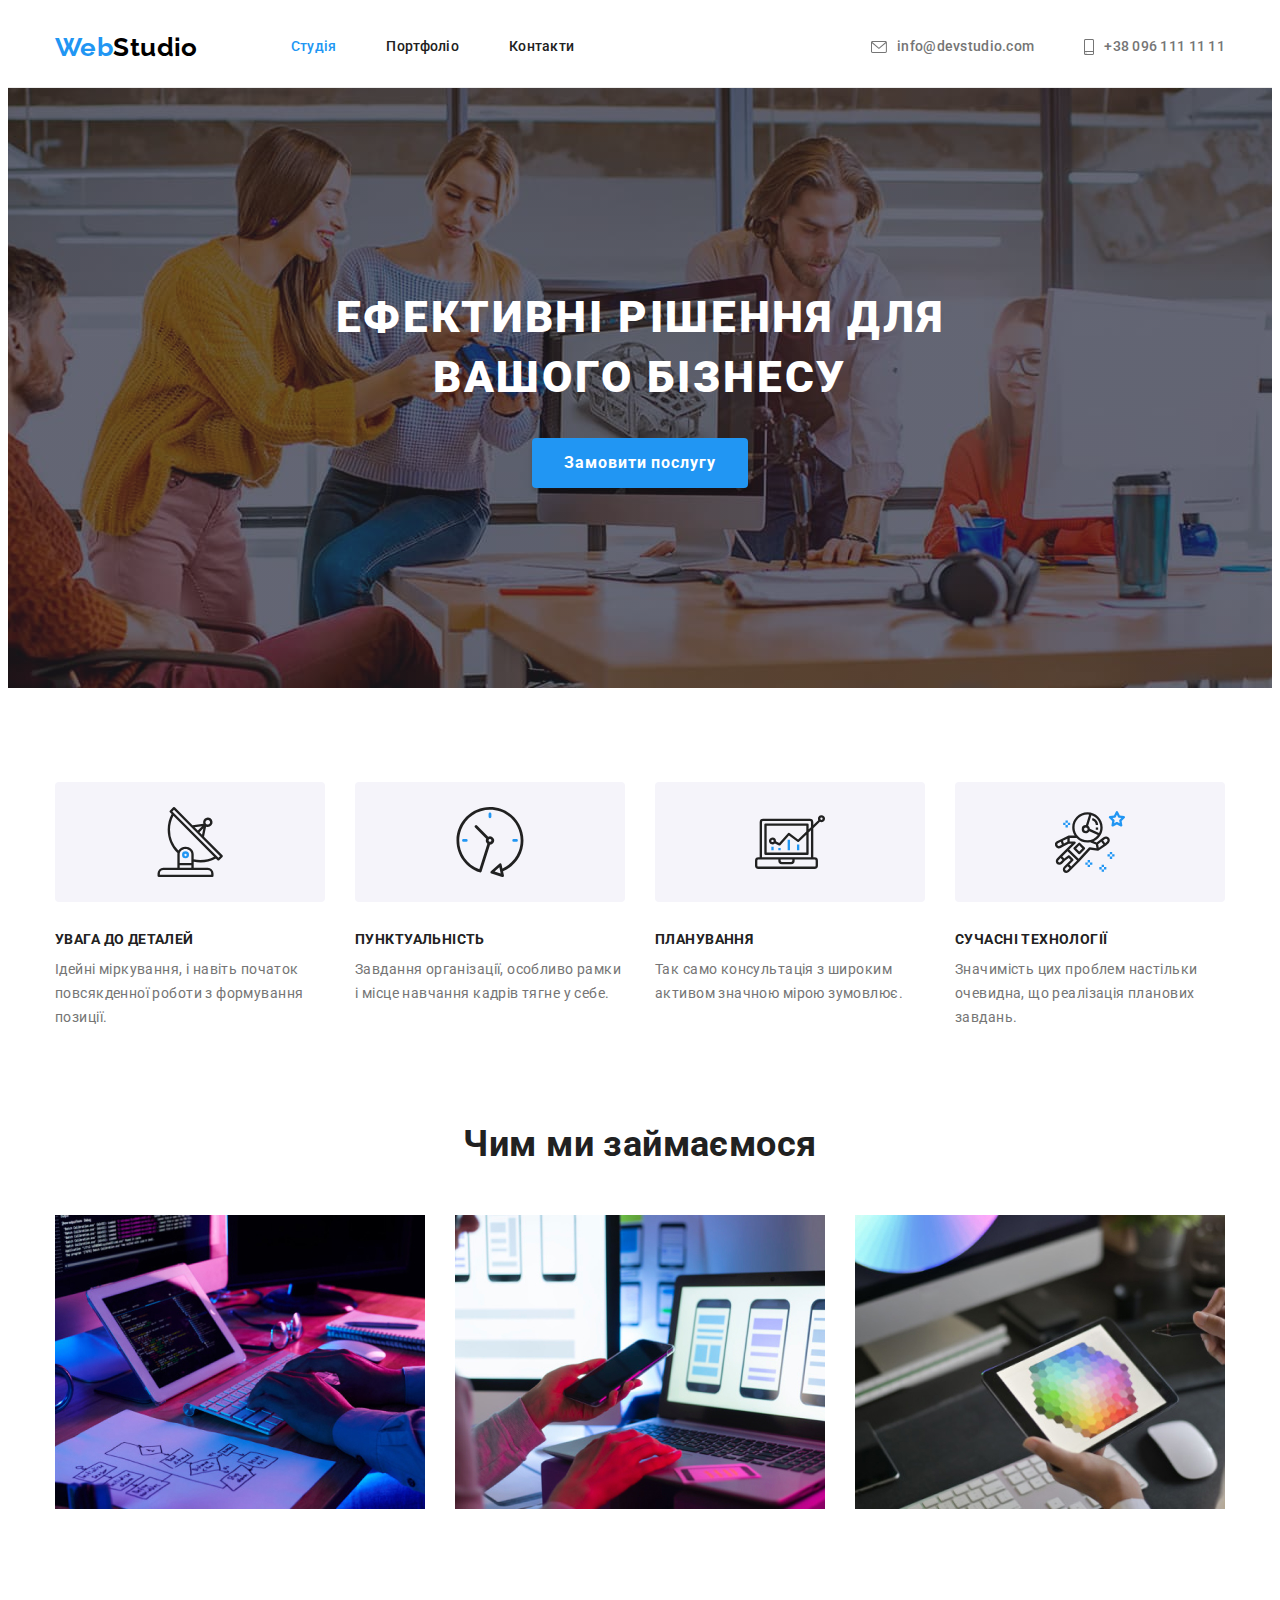
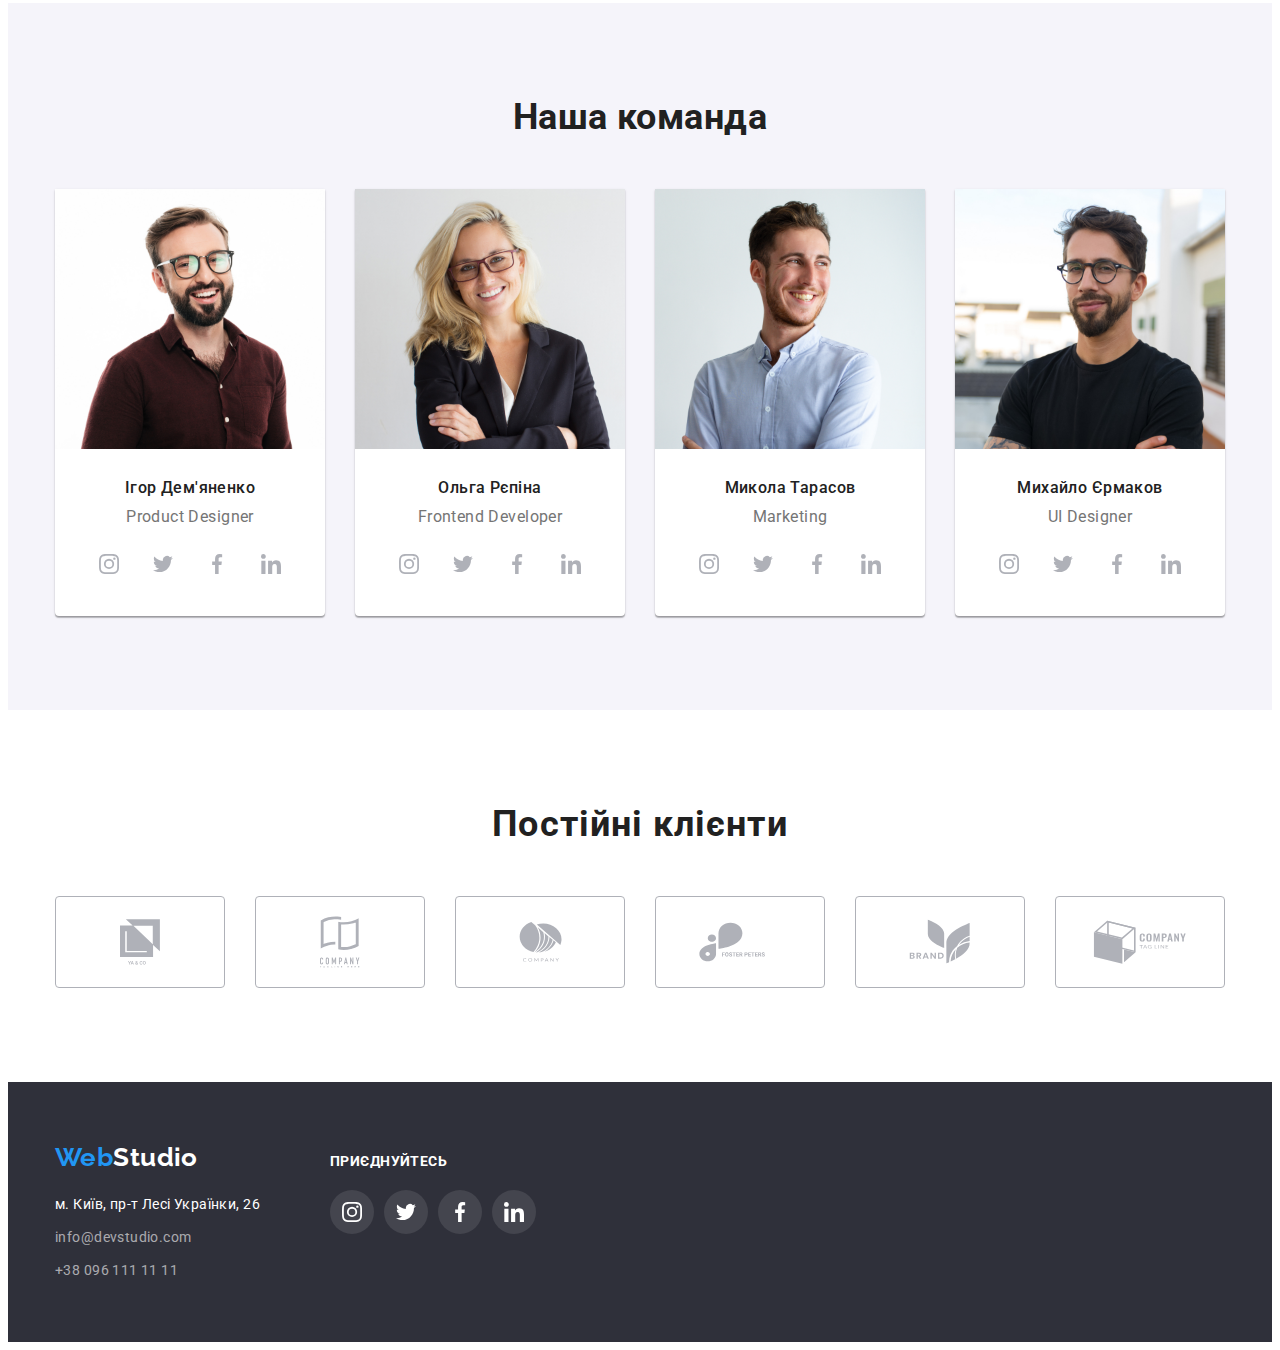
<file: index.html>
<!DOCTYPE html>
<html lang="uk">
  <head>
    <meta charset="UTF-8" />
    <meta http-equiv="X-UA-Compatible" content="IE=edge" />
    <meta name="viewport" content="width=device-width, initial-scale=1.0" />
    <title>Document</title>
    <link rel="preconnect" href="https://fonts.googleapis.com" />
    <link rel="preconnect" href="https://fonts.gstatic.com" crossorigin />
    <link rel="preconnect" href="https://fonts.googleapis.com" />
    <link rel="preconnect" href="https://fonts.gstatic.com" crossorigin />
    <link
      href="https://fonts.googleapis.com/css2?family=Raleway:wght@700&family=Roboto:wght@400;500;700;900&display=swap"
      rel="stylesheet"
    />
    <link
      rel="stylesheet"
      href="https://cdnjs.cloudflare.com/ajax/libs/modern-normalize/1.1.0/modern-normalize.min.css"
      integrity="sha512-wpPYUAdjBVSE4KJnH1VR1HeZfpl1ub8YT/NKx4PuQ5NmX2tKuGu6U/JRp5y+Y8XG2tV+wKQpNHVUX03MfMFn9Q=="
      crossorigin="anonymous"
      referrerpolicy="no-referrer"
    />
    <link rel="stylesheet" href="./css/styles.css" />
  </head>
  <body>
    <!--Хедер-->
    <header class="header">
      <div class="container page-header">
        <nav class="header-nav">
          <a class="header-logo link" href="./index.html">
            <span class="header-logo-web">Web</span>Studio</a
          >
          <ul class="header-list list">
            <li class="header-item">
              <a class="header-link link current" href="">Студія</a>
            </li>
            <li class="header-item">
              <a class="header-link link" href="./portfolio.html">Портфоліо</a>
            </li>
            <li class="header-item">
              <a class="header-link link" href="">Контакти</a>
            </li>
          </ul>
        </nav>
        <ul class="header-contact-list list">
          <li class="header-contact-item">
            <a class="header-contact-link link" href="mailto:info@devstudio.com">
              <svg class="header-contact-icon" width="16" height="12">
                <use href="./photo/symbol-defs.svg#icon-envelope"></use>
              </svg>
              info@devstudio.com</a
            >
          </li>
          <li class="header-contact-item">
            <a class="header-contact-link link" href="tel:+38096111111">
              <svg class="header-contact-icon" width="10" height="16">
                <use href="./photo/symbol-defs.svg#icon-smartphone"></use>
              </svg>
              +38 096 111 11 11</a
            >
          </li>
        </ul>
      </div>
    </header>
    <!--Основний контент-->
    <main>
      <!--Герой-->
      <section class="hero hero-bcg">
        <div class="container">
          <h1 class="hero-title">Ефективні рішення для вашого бізнесу</h1>
          <button type="button" class="hero-button">Замовити послугу</button>
        </div>
      </section>
      <!--Особлівости-->
      <section class="section">
        <div class="container">
          <h2 class="visually-hidden">Особлівості</h2>
          <ul class="features-list list">
            <li class="features-item">
              <div class="features-pic">
                <svg class="features-icon" width="70" height="70">
                  <use href="./photo/symbol-defs.svg#icon-antena"></use>
                </svg>
              </div>
              <h3 class="features-title">УВАГА ДО ДЕТАЛЕЙ</h3>
              <p class="features-text">
                Ідейні міркування, і навіть початок повсякденної роботи з формування позиції.
              </p>
            </li>
            <li class="features-item">
              <div class="features-pic">
                <svg class="features-icon" width="70" height="70">
                  <use href="./photo/symbol-defs.svg#icon-clock"></use>
                </svg>
              </div>
              <h3 class="features-title">ПУНКТУАЛЬНІСТЬ</h3>
              <p class="features-text">
                Завдання організації, особливо рамки і місце навчання кадрів тягне у себе.
              </p>
            </li>
            <li class="features-item">
              <div class="features-pic">
                <svg class="features-icon" width="70" height="70">
                  <use href="./photo/symbol-defs.svg#icon-diagram"></use>
                </svg>
              </div>
              <h3 class="features-title">ПЛАНУВАННЯ</h3>
              <p class="features-text">
                Так само консультація з широким активом значною мірою зумовлює.
              </p>
            </li>
            <li class="features-item">
              <div class="features-pic">
                <svg class="features-icon" width="70" height="70">
                  <use href="./photo/symbol-defs.svg#icon-astronaut"></use>
                </svg>
              </div>
              <h3 class="features-title">СУЧАСНІ ТЕХНОЛОГІЇ</h3>
              <p class="features-text">
                Значимість цих проблем настільки очевидна, що реалізація планових завдань.
              </p>
            </li>
          </ul>
        </div>
      </section>
      <!--Чим ми займаємось-->
      <section class="task section">
        <div class="container">
          <h2 class="section-title">Чим ми займаємося</h2>
          <ul class="task-list list">
            <li class="task-img"><img src="./photo/img.jpg" alt="програмування" width="370" /></li>
            <li class="task-img">
              <img src="./photo/img-2.jpg" alt="мобільні додатки" width="370" />
            </li>
            <li class="task-img">
              <img src="./photo/img-3.jpg" alt="палітра кольорів" width="370" />
            </li>
          </ul>
        </div>
      </section>
      <!--Команда-->
      <section class="team section">
        <div class="container">
          <h2 class="section-title">Наша команда</h2>
          <ul class="team-list list">
            <li class="team-member">
              <img class="team-photo" src="./photo/img—22.jpg" alt="дизайнер" width="270" />
              <div class="team-tt">
                <h3 class="team-name">Ігор Дем'яненко</h3>
                <p class="team-speciality">Product Designer</p>
                <ul class="team-sn-list">
                  <li class="team-sn-item">
                    <a class="team-sn-link" href="">
                      <svg class="team-sn-icon" width="20" height="20">
                        <use href="./photo/symbol-defs.svg#icon-instagram"></use></svg
                    ></a>
                  </li>
                  <li class="team-sn-item">
                    <a class="team-sn-link" href="">
                      <svg class="team-sn-icon" width="20" height="20">
                        <use href="./photo/symbol-defs.svg#icon-twitter"></use></svg
                    ></a>
                  </li>
                  <li class="team-sn-item">
                    <a class="team-sn-link" href="">
                      <svg class="team-sn-icon" width="20" height="20">
                        <use href="./photo/symbol-defs.svg#icon-facebook"></use></svg
                    ></a>
                  </li>
                  <li class="team-sn-item">
                    <a class="team-sn-link" href="">
                      <svg class="team-sn-icon" width="20" height="20">
                        <use href="./photo/symbol-defs.svg#icon-linkedin"></use></svg
                    ></a>
                  </li>
                </ul>
              </div>
            </li>
            <li class="team-member">
              <img
                class="team-photo"
                src="./photo/img-4.jpg"
                alt="фронтент розробнік"
                width="270"
              />
              <div class="team-tt">
                <h3 class="team-name">Ольга Рєпіна</h3>
                <p class="team-speciality">Frontend Developer</p>
                <ul class="team-sn-list">
                  <li class="team-sn-item">
                    <a class="team-sn-link" href="">
                      <svg class="team-sn-icon" width="20" height="20">
                        <use href="./photo/symbol-defs.svg#icon-instagram"></use></svg
                    ></a>
                  </li>
                  <li class="team-sn-item">
                    <a class="team-sn-link" href="">
                      <svg class="team-sn-icon" width="20" height="20">
                        <use href="./photo/symbol-defs.svg#icon-twitter"></use></svg
                    ></a>
                  </li>
                  <li class="team-sn-item">
                    <a class="team-sn-link" href="">
                      <svg class="team-sn-icon" width="20" height="20">
                        <use href="./photo/symbol-defs.svg#icon-facebook"></use></svg
                    ></a>
                  </li>
                  <li class="team-sn-item">
                    <a class="team-sn-link" href="">
                      <svg class="team-sn-icon" width="20" height="20">
                        <use href="./photo/symbol-defs.svg#icon-linkedin"></use></svg
                    ></a>
                  </li>
                </ul>
              </div>
            </li>
            <li class="team-member">
              <img class="team-photo" src="./photo/img-5.jpg" alt="маркетинг" width="270" />
              <div class="team-tt">
                <h3 class="team-name">Микола Тарасов</h3>
                <p class="team-speciality">Marketing</p>
                <ul class="team-sn-list">
                  <li class="team-sn-item">
                    <a class="team-sn-link" href="">
                      <svg class="team-sn-icon" width="20" height="20">
                        <use href="./photo/symbol-defs.svg#icon-instagram"></use></svg
                    ></a>
                  </li>
                  <li class="team-sn-item">
                    <a class="team-sn-link" href="">
                      <svg class="team-sn-icon" width="20" height="20">
                        <use href="./photo/symbol-defs.svg#icon-twitter"></use></svg
                    ></a>
                  </li>
                  <li class="team-sn-item">
                    <a class="team-sn-link" href="">
                      <svg class="team-sn-icon" width="20" height="20">
                        <use href="./photo/symbol-defs.svg#icon-facebook"></use></svg
                    ></a>
                  </li>
                  <li class="team-sn-item">
                    <a class="team-sn-link" href="">
                      <svg class="team-sn-icon" width="20" height="20">
                        <use href="./photo/symbol-defs.svg#icon-linkedin"></use></svg
                    ></a>
                  </li>
                </ul>
              </div>
            </li>
            <li class="team-member">
              <img class="team-photo" src="./photo/img-6.jpg" alt="ЮЛ дизайнер" width="270" />
              <div class="team-tt">
                <h3 class="team-name">Михайло Єрмаков</h3>
                <p class="team-speciality">UI Designer</p>
                <ul class="team-sn-list">
                  <li class="team-sn-item">
                    <a class="team-sn-link" href="">
                      <svg class="team-sn-icon" width="20" height="20">
                        <use href="./photo/symbol-defs.svg#icon-instagram"></use>
                      </svg>
                    </a>
                  </li>
                  <li class="team-sn-item">
                    <a class="team-sn-link" href="">
                      <svg class="team-sn-icon" width="20" height="20">
                        <use href="./photo/symbol-defs.svg#icon-twitter"></use></svg
                    ></a>
                  </li>
                  <li class="team-sn-item">
                    <a class="team-sn-link" href="">
                      <svg class="team-sn-icon" width="20" height="20">
                        <use href="./photo/symbol-defs.svg#icon-facebook"></use></svg
                    ></a>
                  </li>
                  <li class="team-sn-item">
                    <a class="team-sn-link" href="">
                      <svg class="team-sn-icon" width="20" height="20">
                        <use href="./photo/symbol-defs.svg#icon-linkedin"></use></svg
                    ></a>
                  </li>
                </ul>
              </div>
            </li>
          </ul>
        </div>
      </section>
      <section class="clients">
        <div class="container">
          <p class="clients-title">Постійні клієнти</p>
          <ul class="client-list">
            <li class="client-item">
              <a class="client-link" href=""
                ><svg class="client-icon" width="40" height="52">
                  <use href="./photo/symbol-defs.svg#icon-client-a"></use></svg
              ></a>
            </li>
            <li class="client-item">
              <a class="client-link" href=""
                ><svg class="client-icon" width="40" height="52">
                  <use href="./photo/symbol-defs.svg#icon-client-b"></use></svg
              ></a>
            </li>
            <li class="client-item">
              <a class="client-link" href=""
                ><svg class="client-icon" width="43" height="41">
                  <use href="./photo/symbol-defs.svg#icon-client-c"></use></svg
              ></a>
            </li>
            <li class="client-item">
              <a class="client-link" href=""
                ><svg class="client-icon" width="84" height="40">
                  <use href="./photo/symbol-defs.svg#icon-client-d"></use></svg
              ></a>
            </li>
            <li class="client-item">
              <a class="client-link" href=""
                ><svg class="client-icon" width="62" height="45">
                  <use href="./photo/symbol-defs.svg#icon-client-e"></use></svg
              ></a>
            </li>
            <li class="client-item">
              <a class="client-link" href=""
                ><svg class="client-icon" width="94" height="44">
                  <use href="./photo/symbol-defs.svg#icon-client-f"></use></svg
              ></a>
            </li>
          </ul>
        </div>
      </section>
    </main>
    <!--Футер-->
    <footer class="footer">
      <div class="container footer-n">
        <div class="adress">
          <a class="footer-logo link" href="./index.html">
            <span class="header-logo-web">Web</span>Studio</a
          >
          <address>
            <ul class="adress-list list">
              <li class="adress-item">
                <a
                  class="footer-adress link adress-item"
                  href="https://www.google.com/maps/place/бул.+Леси+Украинки,+26,+Киев,+02000/@50.4265807,30.5383858,17z/data=!3m1!4b1!4m5!3m4!1s0x40d4cf0e033ecbe9:0x57a4dffefec77da0!8m2!3d50.4265807!4d30.5383858"
                  >м. Київ, пр-т Лесі Українки, 26</a
                >
              </li>
              <li class="adress-item">
                <a class="footer-link link" href="mailto:info@devstudio.com">info@devstudio.com</a>
              </li>
              <li class="adress-item">
                <a class="footer-link link" href="tel:+38096111111">+38 096 111 11 11</a>
              </li>
            </ul>
          </address>
        </div>
        <div class="social">
          <h2 class="social-title">приєднуйтесь</h2>
          <ul class="social-list">
            <li class="social-item">
              <a class="social-link" href="">
                <svg class="" width="20" height="20">
                  <use href="./photo/symbol-defs.svg#icon-instagram"></use></svg
              ></a>
            </li>
            <li class="social-item">
              <a class="social-link" href="">
                <svg class="" width="20" height="20">
                  <use href="./photo/symbol-defs.svg#icon-twitter"></use></svg
              ></a>
            </li>
            <li class="social-item">
              <a class="social-link" href="">
                <svg class="" width="20" height="20">
                  <use href="./photo/symbol-defs.svg#icon-facebook"></use></svg
              ></a>
            </li>
            <li class="social-item">
              <a class="social-link" href="">
                <svg class="" width="20" height="20">
                  <use href="./photo/symbol-defs.svg#icon-linkedin"></use></svg
              ></a>
            </li>
          </ul>
        </div>
      </div>
    </footer>
  </body>
</html>
</file>
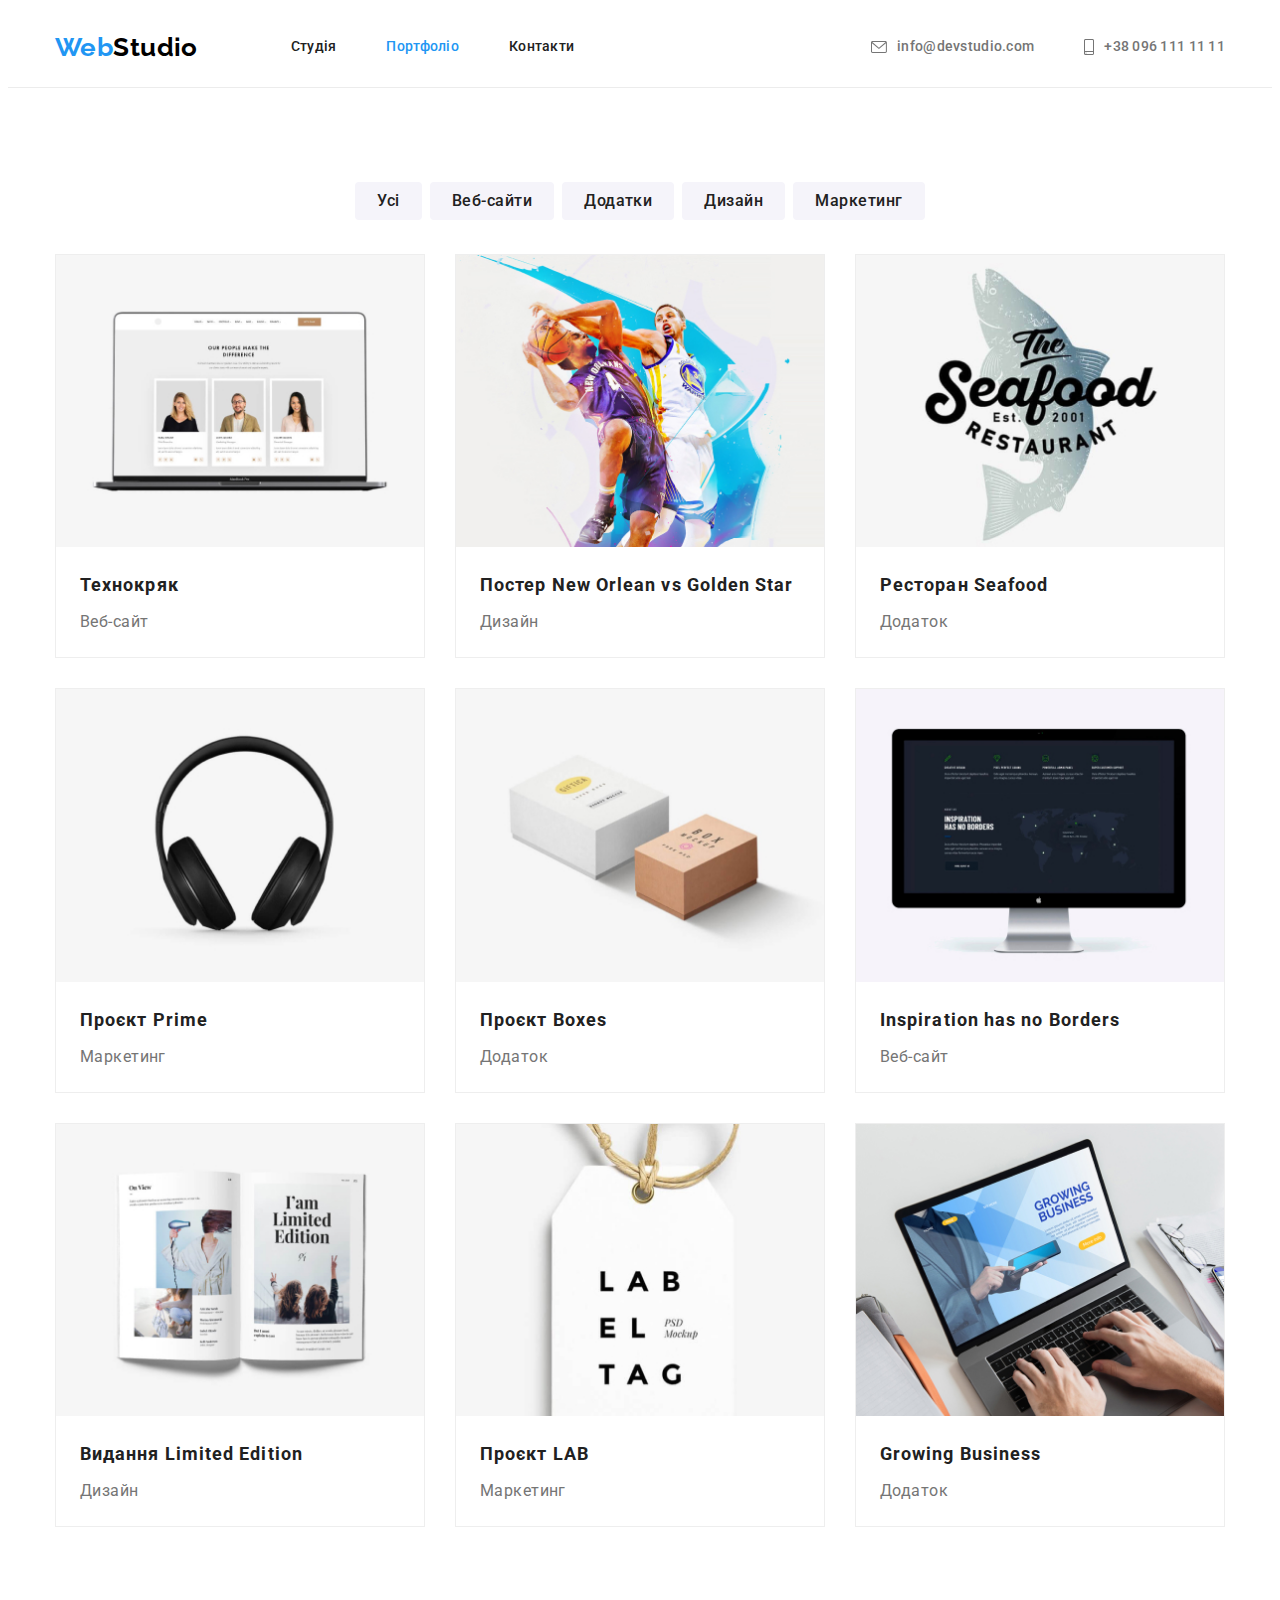
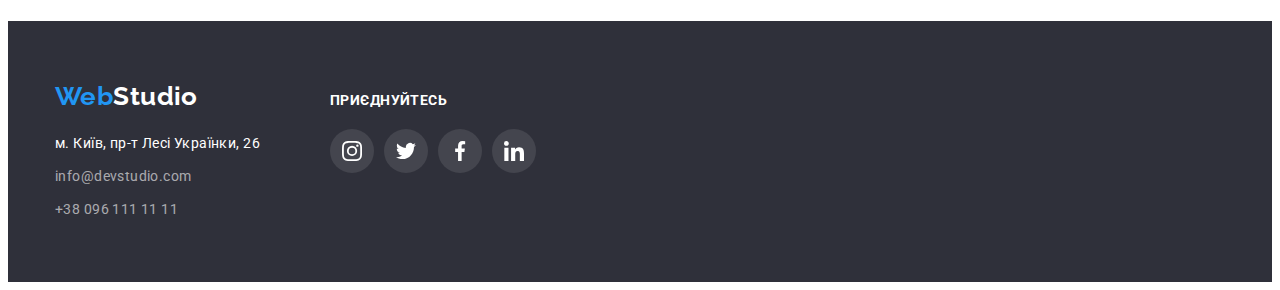
<file: portfolio.html>
<!DOCTYPE html>
<html lang="uk">
  <head>
    <meta charset="UTF-8" />
    <meta http-equiv="X-UA-Compatible" content="IE=edge" />
    <meta name="viewport" content="width=device-width, initial-scale=1.0" />
    <title>Document</title>
    <link
      href="https://fonts.googleapis.com/css2?family=Raleway:wght@700&family=Roboto:wght@400;500;700;900&display=swap"
      rel="stylesheet"
    />
    <link
      rel="stylesheet"
      href="https://cdnjs.cloudflare.com/ajax/libs/modern-normalize/1.1.0/modern-normalize.min.css"
      integrity="sha512-wpPYUAdjBVSE4KJnH1VR1HeZfpl1ub8YT/NKx4PuQ5NmX2tKuGu6U/JRp5y+Y8XG2tV+wKQpNHVUX03MfMFn9Q=="
      crossorigin="anonymous"
      referrerpolicy="no-referrer"
    />
    <link rel="stylesheet" href="./css/styles.css" />
  </head>
  <body>
    <!--Хедер-->
    <header class="header">
      <div class="container page-header">
        <nav class="header-nav">
          <a class="header-logo link" href="./index.html">
            <span class="header-logo-web">Web</span>Studio</a
          >
          <ul class="header-list list">
            <li class="header-item">
              <a class="header-link link" href="./index.html">Студія</a>
            </li>
            <li class="header-item">
              <a class="header-link link current" href="./portfolio.html">Портфоліо</a>
            </li>
            <li class="header-item">
              <a class="header-link link" href="">Контакти</a>
            </li>
          </ul>
        </nav>
        <ul class="header-contact-list list">
          <li class="header-contact-item">
            <a class="header-contact-link link" href="mailto:info@devstudio.com">
              <svg class="header-contact-icon" width="16" height="12">
                <use href="./photo/symbol-defs.svg#icon-envelope"></use>
              </svg>
              info@devstudio.com</a
            >
          </li>
          <li class="header-contact-item">
            <a class="header-contact-link link" href="tel:+38096111111">
              <svg class="header-contact-icon" width="10" height="16">
                <use href="./photo/symbol-defs.svg#icon-smartphone"></use>
              </svg>
              +38 096 111 11 11</a
            >
          </li>
        </ul>
      </div>
    </header>
    <!--Основний контент-->
    <main class="section">
      <div class="container">
        <h1 class="visually-hidden">Портфоліо</h1>
        <!--Фільтер-->
        <ul class="list button-list">
          <li class="port-btn-item"><button class="port-btn" type="button">Усі</button></li>
          <li class="port-btn-item"><button class="port-btn" type="button">Веб-сайти</button></li>
          <li class="port-btn-item"><button class="port-btn" type="button">Додатки</button></li>
          <li class="port-btn-item"><button class="port-btn" type="button">Дизайн</button></li>
          <li class="port-btn-item"><button class="port-btn" type="button">Маркетинг</button></li>
        </ul>
        <!--Портфоліо-->
        <h2 class="visually-hidden">Проекти</h2>
        <ul class="port-list list">
          <li class="port-item">
            <a class="link port-link" href="">
              <img src="./photo/p1.jpg" alt="веб-сайт" width="370" />
              <div class="port-tt">
                <h3 class="port-title">Технокряк</h3>
                <p class="port-text">Веб-сайт</p>
              </div>
            </a>
          </li>
          <li class="port-item">
            <a class="link port-link" href="">
              <img src="./photo/p2.jpg" alt="Постер New Orlean vs Golden Star" width="370" />
              <div class="port-tt">
                <h3 class="port-title">Постер New Orlean vs Golden Star</h3>
                <p class="port-text">Дизайн</p>
              </div>
            </a>
          </li>
          <li class="port-item">
            <a class="link port-link" href="">
              <img src="./photo/p3.jpg" alt="Ресторан Seafood" width="370" />
              <div class="port-tt">
                <h3 class="port-title">Ресторан Seafood</h3>
                <p class="port-text">Додаток</p>
              </div>
            </a>
          </li>
          <li class="port-item">
            <a class="link port-link" href="">
              <img src="./photo/p4.jpg" alt="Проєкт Prime" width="370" />
              <div class="port-tt">
                <h3 class="port-title">Проєкт Prime</h3>
                <p class="port-text">Маркетинг</p>
              </div>
            </a>
          </li>
          <li class="port-item">
            <a class="link port-link" href="">
              <img src="./photo/p5.jpg" alt="Проєкт Boxes" width="370" />
              <div class="port-tt">
                <h3 class="port-title">Проєкт Boxes</h3>
                <p class="port-text">Додаток</p>
              </div>
            </a>
          </li>
          <li class="port-item">
            <a class="link port-link" href="">
              <img src="./photo/p6.jpg" alt="Веб-сайт" width="370" />
              <div class="port-tt">
                <h3 class="port-title">Inspiration has no Borders</h3>
                <p class="port-text">Веб-сайт</p>
              </div>
            </a>
          </li>
          <li class="port-item">
            <a class="link port-link" href="">
              <img src="./photo/p7.jpg" alt="Дизайн" width="370" />
              <div class="port-tt">
                <h3 class="port-title">Видання Limited Edition</h3>
                <p class="port-text">Дизайн</p>
              </div>
            </a>
          </li>
          <li class="port-item">
            <a class="link port-link" href="">
              <img src="./photo/p8.jpg" alt="Проєкт LAB" width="370" />
              <div class="port-tt">
                <h3 class="port-title">Проєкт LAB</h3>
                <p class="port-text">Маркетинг</p>
              </div>
            </a>
          </li>
          <li class="port-item">
            <a class="link port-link" href="">
              <img src="./photo/p9.jpg" alt="Додаток" width="370" />
              <div class="port-tt">
                <h3 class="port-title">Growing Business</h3>
                <p class="port-text">Додаток</p>
              </div>
            </a>
          </li>
        </ul>
      </div>
    </main>
    <!--Футер-->
    <footer class="footer">
      <div class="container footer-n">
        <div class="adress">
          <a class="footer-logo link" href="./index.html">
            <span class="header-logo-web">Web</span>Studio</a
          >
          <address>
            <ul class="adress-list list">
              <li class="adress-item">
                <a
                  class="footer-adress link adress-item"
                  href="https://www.google.com/maps/place/бул.+Леси+Украинки,+26,+Киев,+02000/@50.4265807,30.5383858,17z/data=!3m1!4b1!4m5!3m4!1s0x40d4cf0e033ecbe9:0x57a4dffefec77da0!8m2!3d50.4265807!4d30.5383858"
                  >м. Київ, пр-т Лесі Українки, 26</a
                >
              </li>
              <li class="adress-item">
                <a class="footer-link link" href="mailto:info@devstudio.com">info@devstudio.com</a>
              </li>
              <li class="adress-item">
                <a class="footer-link link" href="tel:+38096111111">+38 096 111 11 11</a>
              </li>
            </ul>
          </address>
        </div>
        <div class="social">
          <h2 class="social-title">приєднуйтесь</h2>
          <ul class="social-list">
            <li class="social-item">
              <a class="social-link" href="">
                <svg class="" width="20" height="20">
                  <use href="./photo/symbol-defs.svg#icon-instagram"></use></svg
              ></a>
            </li>
            <li class="social-item">
              <a class="social-link" href="">
                <svg class="" width="20" height="20">
                  <use href="./photo/symbol-defs.svg#icon-twitter"></use></svg
              ></a>
            </li>
            <li class="social-item">
              <a class="social-link" href="">
                <svg class="" width="20" height="20">
                  <use href="./photo/symbol-defs.svg#icon-facebook"></use></svg
              ></a>
            </li>
            <li class="social-item">
              <a class="social-link" href="">
                <svg class="" width="20" height="20">
                  <use href="./photo/symbol-defs.svg#icon-linkedin"></use></svg
              ></a>
            </li>
          </ul>
        </div>
      </div>
    </footer>
  </body>
</html>
</file>
<file: css/styles.css>
:root {
  --main-bcg-colour: #f5f5f5;
  --footer-bcg-colour: #2f303a;
  --maint-text-colour: #2f303a;
  --secondary-text-colour: #757575;
  --accent-colour: #2196f3;
  --contacts-header-colour: #757575;
  --contacts-footer-colour: #ffffff;
  --buttom-colour: #2196f3;
  --top-logo-colour: #000000;
  --bot-logo-colour: #ffffff;
  --title-colour: #212121;
  --port-btn-bcg-colour: #f5f4fa;
}

* {
  box-sizing: border-box;
}
p,
h1,
h2,
h3,
h4,
h5,
h6 {
  margin: 0;
}
ul {
  list-style: none;
  margin: 0;
  padding-left: 0;
}
button {
  display: block;
  border: none;
  cursor: pointer;
  border-radius: 4px;
}
address {
  font-style: normal;
}

img {
  display: block;
  max-width: 100%;
  height: auto;
}

body {
  font-family: 'Roboto', sans-serif;
  font-size: 14px;
  letter-spacing: 0.03em;
  color: var(--maint-text-colour);
  background-color: var(--contacts-footer-colour);
}

.section {
  padding-top: 94px;
  padding-bottom: 94px;
}

.container {
  width: 1200px;
  padding-left: 15px;
  padding-right: 15px;
  margin-left: auto;
  margin-right: auto;
}

.list {
  list-style: none;
  padding-left: 0px;
  margin: 0px;
}

.link {
  text-decoration: none;
  font-family: 'Roboto';
  font-style: normal;
}

.link:focus {
  font-variant: var(--accent-colour);
}
/*----------------HEADER---------------*/
.header {
  padding-top: 24px;
  padding-bottom: 24px;
  background-color: var(--contacts-footer-colour);
  border-bottom: 1px solid #ececec;
}
.page-header {
  display: flex;
}

.header-nav {
  display: flex;
  align-items: center;
}
/*Logo*/
.header-logo {
  margin-right: 93px;

  font-family: 'Raleway';
  font-weight: 700;
  font-size: 26px;
  line-height: 1.19;
  color: var(--top-logo-colour);
}

.header-logo-web {
  color: var(--accent-colour);
}

.header-list,
.header-link {
  display: flex;

  font-weight: 500;
  font-size: 14px;
  line-height: 1.14;
  letter-spacing: 0.02em;
  color: var(--title-colour);
}
.header-item {
  margin-right: 50px;
}
.header-item:last-child {
  margin-right: 0px;
}

.current {
  color: var(--accent-colour);
}

.header-link:hover,
.header-link:focus {
  color: var(--accent-colour);
}
/* Contacts */
.header-contact-list {
  display: flex;
  align-items: center;
  margin-left: auto;
}

.header-contact-item {
  margin-right: 50px;
}
.header-contact-item:last-child {
  margin-right: 0px;
}

.header-contact-link {
  display: flex;
  align-items: center;
  font-weight: 500;
  font-size: 14px;
  line-height: 1.14;
  letter-spacing: 0.02em;
  color: var(--contacts-header-colour);
}

.header-contact-icon {
  margin-right: 10px;
  fill: currentColor;
}

.header-contact-link:hover,
.header-contact-link:focus {
  color: var(--accent-colour);
}

.header-contact-link:hover .header-contact-icon,
.header-contact-link:focus .header-contact-icon {
  fill: var(--accent-colour);
}

/*-----------Hero---------------*/

.hero {
  margin-left: auto;
  margin-right: auto;
  padding: 200px 0px;
  background-color: var(--footer-bcg-colour);
}
.hero-bcg {
  height: 600px;
  max-width: 1600px;
  background-image: linear-gradient(rgba(47, 48, 58, 0.4), rgba(47, 48, 58, 0.4)),
    url(../photo/bcgimg.jpg);
  background-repeat: no-repeat;
  background-position: center;
  background-size: cover;
}
.hero-title {
  width: 696px;
  margin-left: auto;
  margin-right: auto;

  font-weight: 900;
  font-size: 44px;
  line-height: 1.36;
  letter-spacing: 0.06em;
  text-align: center;
  text-transform: uppercase;
  color: var(--bot-logo-colour);
}

.hero-button {
  margin-top: 30px;
  margin-left: auto;
  margin-right: auto;
  padding: 10px 32px;

  font-family: 'Roboto';
  font-weight: 700;
  font-size: 16px;
  line-height: 1.9;
  display: flex;
  align-items: center;
  text-align: center;
  letter-spacing: 0.06em;
  color: #ffffff;
  background-color: var(--buttom-colour);
  box-shadow: 0px 4px 4px rgba(0, 0, 0, 0.15);
  border-radius: 4px;
  border: none;
}
/*--------------fEATURES--------------*/

.visually-hidden {
  position: absolute;
  width: 1px;
  height: 1px;
  margin: 0px;
  border: 0;
  padding: 0;
  white-space: nowrap;
  clip-path: inset(100%);
  clip: rect(0 0 0 0);
  overflow: hidden;
}
.features-pic {
  margin-bottom: 30px;
  width: 270px;
  height: 120px;
  display: flex;
  align-items: center;
  justify-content: center;

  background: #f5f4fa;
  border-radius: 4px;
}

.features-title {
  margin-bottom: 10px;

  font-weight: 700;
  font-size: 14px;
  line-height: 1.14;
  text-transform: uppercase;
  color: var(--title-colour);
}
.features-list {
  display: flex;
}

.features-item {
  margin-right: 30px;

  width: 270px;
}

.features-item:last-child {
  margin: 0px;
}
.features-text {
  font-size: 14px;
  line-height: 1.71;
  color: var(--secondary-text-colour);
}
/*--------------TASK----------------*/
.task {
  padding-top: 0px;
}

.section-title {
  margin-bottom: 50px;
  font-weight: 700;
  font-size: 36px;
  line-height: 1.16;
  text-align: center;
  color: var(--title-colour);
}
.task-list {
  display: flex;
}

.task-img {
  margin-right: 30px;

  width: 370px;
  height: 294px;
  left: 215px;
  top: 1058px;
}

.task-img:last-child {
  margin-right: 0px;
}

/*----------TEAM-------------*/
.team {
  background-color: #f5f4fa;
}

.team-list {
  display: flex;
}

.team-photo {
  width: 270px;
  height: 260px;
  left: 215px;
  top: 1632px;
}

.team-member {
  margin-right: 30px;
  background-color: var(--bot-logo-colour);
  box-shadow: 0px 1px 3px rgba(0, 0, 0, 0.12), 0px 1px 1px rgba(0, 0, 0, 0.14),
    0px 2px 1px rgba(0, 0, 0, 0.2);
  border-radius: 0px 0px 4px 4px;
}
.team-member:last-child {
  margin-right: 0px;
}
.team-tt {
  padding: 30px 0px;
}

.team-name {
  font-weight: 500;
  font-size: 16px;
  line-height: 1.18;
  text-align: center;
  color: var(--title-colour);
}
.team-speciality {
  margin-top: 10px;
  font-size: 16px;
  line-height: 1.18;
  text-align: center;
  color: var(--secondary-text-colour);
}

.team-sn-list {
  margin-top: 15px;
  gap: 10px;
  display: flex;
  align-items: center;
  justify-content: center;
}

.team-sn-link {
  width: 44px;
  height: 44px;
  border-radius: 50%;
  display: flex;
  align-items: center;
  justify-content: center;
  fill: #afb1b8;
}
.team-sn-link:hover,
.team-sn-link:focus {
  fill: #ffffff;
  background-color: var(--accent-colour);
}
/*---------CLIENTS------------*/
.clients {
  padding-top: 94px;
  padding-bottom: 94px;
}
.clients-title {
  margin-bottom: 50px;

  font-weight: 700;
  font-size: 36px;
  line-height: 1.16;
  text-align: center;
  letter-spacing: 0.03em;
  color: var(--title-colour);
}

.client-list {
  display: flex;
  align-items: center;
  justify-content: center;
}

.client-item {
  margin-right: 30px;
}

.client-item:last-child {
  margin-right: 0px;
}

.client-icon {
  fill: #afb1b8;
}
.client-link {
  display: flex;
  align-items: center;
  justify-content: center;
  height: 92px;
  width: 170px;
  border: 1px solid #afb1b8;
  border-radius: 4px;
}

.client-link:hover,
.client-link:focus {
  border: 1px solid #2196f3;
}

.client-link:hover .client-icon,
.client-link:focus .client-icon {
  fill: var(--accent-colour);
}

/*----------FOOTER------------*/
.footer {
  padding-top: 60px;
  padding-bottom: 60px;
  background-color: var(--footer-bcg-colour);
}
.footer-logo {
  display: block;
  margin-bottom: 20px;
  font-family: 'Raleway';
  font-weight: 700;
  font-size: 26px;
  line-height: 1.19;
  color: var(--bot-logo-colour);
}

.footer-adress {
  font-size: 14px;
  line-height: 1.71;
  color: var(--bot-logo-colour);
}
.adress-item {
  margin-bottom: 9px;
}
.adress-item:last-child {
  margin-bottom: 0px;
}
.footer-link {
  font-size: 14px;
  line-height: 1.71;
  color: rgba(255, 255, 255, 0.6);
}
.footer-link:hover,
.footer-link:focus {
  color: var(--accent-colour);
}
.footer-n {
  display: flex;
  align-items: baseline;
}
.social {
  margin-left: 70px;
}

.social-title {
  margin-bottom: 20px;
  font-weight: 700;
  font-size: 14px;
  line-height: 1.14;
  text-transform: uppercase;
  color: var(--bot-logo-colour);
}

.social-list {
  gap: 10px;
  margin-right: auto;
  display: flex;
}

.social-link {
  width: 44px;
  height: 44px;
  border-radius: 50%;
  display: flex;
  align-items: center;
  justify-content: center;
  background-color: #44454e;
  fill: var(--bot-logo-colour);
}

.social-link:hover,
.social-link:focus {
  background-color: var(--accent-colour);
}

/*---------------PORTFOLIO--------------*/

.button-list {
  margin-bottom: 34px;
  display: flex;
  justify-content: center;
  margin-bottom: 34px;
}

.port-btn-item {
  margin-right: 8px;
}

.port-btn-item:last-child {
  margin-right: 0px;
}
.port-btn {
  padding: 6px 22px;

  font-family: 'Roboto';
  font-weight: 500;
  font-size: 16px;
  line-height: 1.62;
  letter-spacing: 0.03em;
  text-align: center;
  color: var(--title-colour);
  background-color: var(--port-btn-bcg-colour);
  border-radius: 4px;
  border: none;
}

.port-btn:hover,
.port-btn:focus {
  background-color: var(--accent-colour);
  color: var(--bot-logo-colour);
  box-shadow: 0px 2px 2px 0px #0000001f, 0px 1px 2px 0px #00000014, 0px 3px 1px 0px #0000001a;
}
.port-list {
  display: flex;
  flex-wrap: wrap;
}
.port-item {
  width: 370px;
  margin-right: 30px;
  margin-bottom: 30px;

  border: 1px solid #eeeeee;
}
.port-link:hover,
.port-link:focus {
  display: block;
  box-shadow: 1px 4px 6px 0px #00000029, 0px 4px 4px 0px #0000000f;
}

.port-item:nth-child(3n) {
  margin-right: 0px;
}
.port-item:nth-last-child(-n + 3) {
  margin-bottom: 0px;
}

.port-tt {
  padding: 20px 24px;
}

.port-title {
  margin-bottom: 4px;
  font-weight: 700;
  font-size: 18px;
  line-height: 2;
  letter-spacing: 0.06em;
  color: var(--title-colour);
}
.port-text {
  font-size: 16px;
  line-height: 1.88;
  color: var(--secondary-text-colour);
}
</file>
